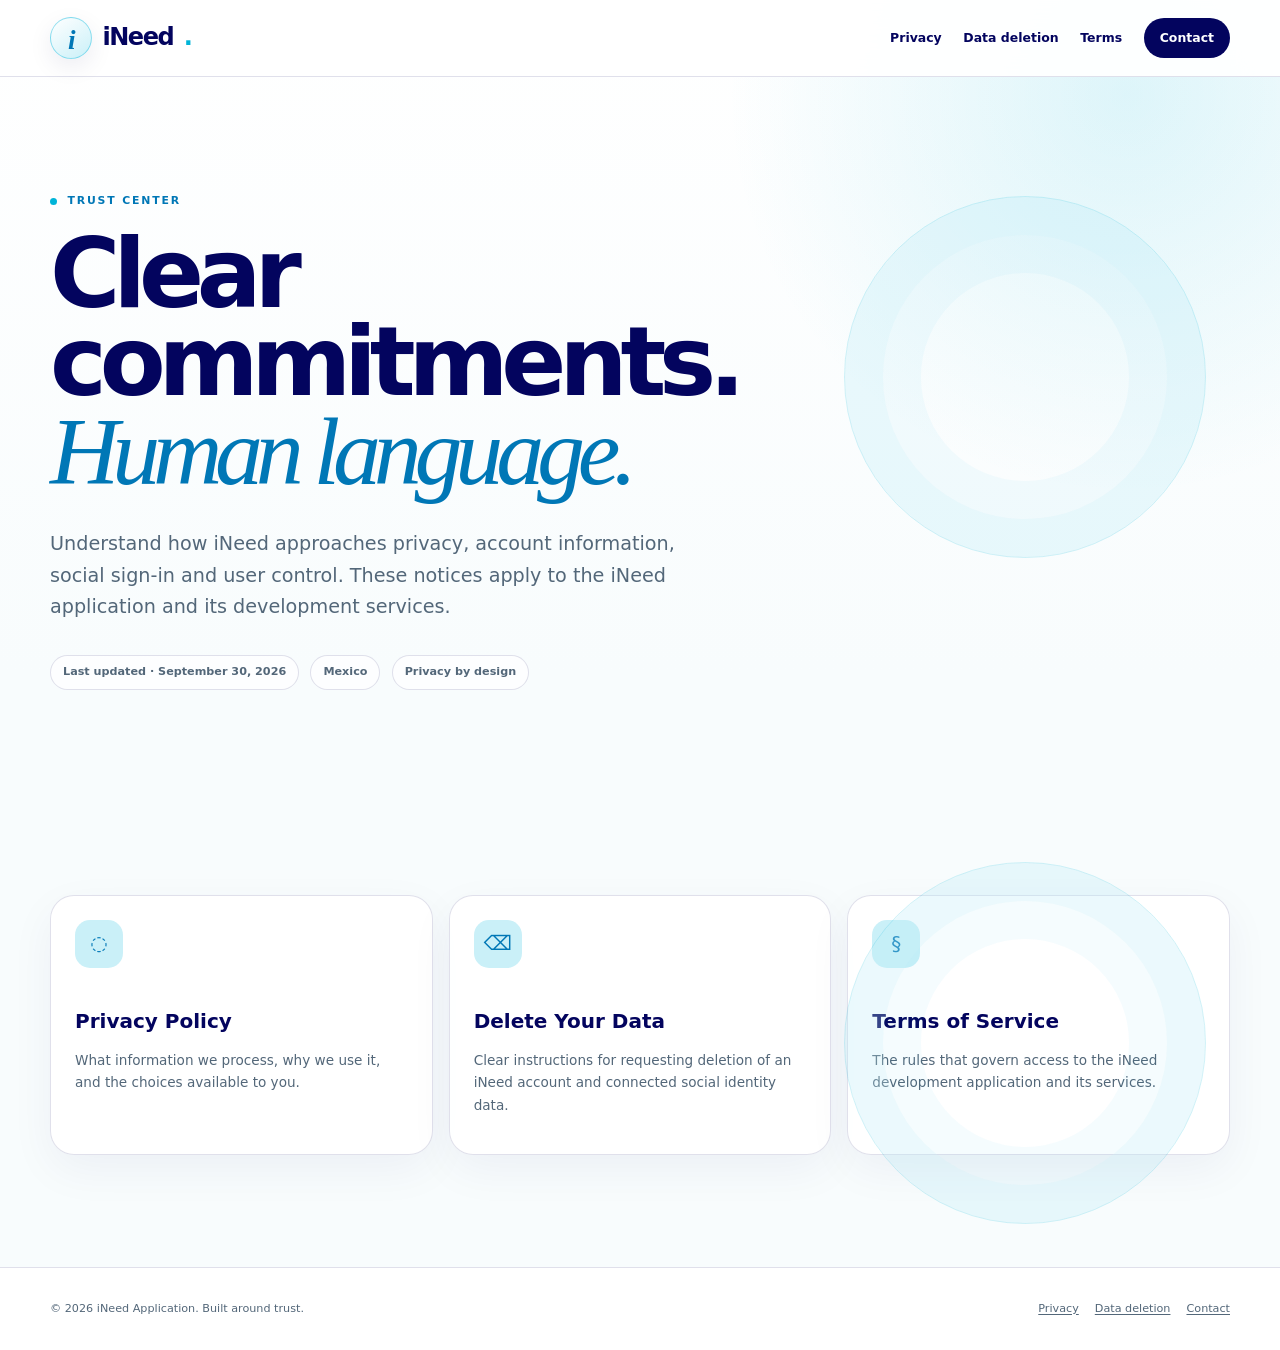
<file: index.html>
<!doctype html>
<html lang="en">
<head>
  <meta charset="utf-8">
  <meta name="viewport" content="width=device-width, initial-scale=1">
  <meta name="description" content="Official legal and privacy information for the iNeed application.">
  <meta name="theme-color" content="#03045e">
  <title>Trust Center | iNeed</title>
  <link rel="icon" type="image/png" href="assets/ineed-app-icon-1024.png">
  <link rel="stylesheet" href="assets/legal.css">
</head>
<body>
  <a class="skip-link" href="#main">Skip to content</a>
  <header class="site-header">
    <div class="nav-shell">
      <a class="brand" href="index.html"><span class="brand-mark">i</span>iNeed<span class="brand-dot">.</span></a>
      <nav class="navigation" aria-label="Legal navigation">
        <a href="privacy-policy.html">Privacy</a>
        <a href="data-deletion.html">Data deletion</a>
        <a href="terms-of-service.html">Terms</a>
        <a class="contact-link" href="contact.html">Contact</a>
      </nav>
    </div>
  </header>
  <main id="main">
    <section class="hero">
      <p class="eyebrow">Trust center</p>
      <h1>Clear commitments.<br><em>Human language.</em></h1>
      <p class="lead">Understand how iNeed approaches privacy, account information, social sign-in and user control. These notices apply to the iNeed application and its development services.</p>
      <div class="hero-meta"><span>Last updated · September 30, 2026</span><span>Mexico</span><span>Privacy by design</span></div>
    </section>
    <section class="hero home-grid" aria-label="Legal resources">
      <a class="home-card" href="privacy-policy.html"><span aria-hidden="true">◌</span><h2>Privacy Policy</h2><p>What information we process, why we use it, and the choices available to you.</p></a>
      <a class="home-card" href="data-deletion.html"><span aria-hidden="true">⌫</span><h2>Delete Your Data</h2><p>Clear instructions for requesting deletion of an iNeed account and connected social identity data.</p></a>
      <a class="home-card" href="terms-of-service.html"><span aria-hidden="true">§</span><h2>Terms of Service</h2><p>The rules that govern access to the iNeed development application and its services.</p></a>
    </section>
  </main>
  <footer class="site-footer"><div class="footer-shell"><span>© 2026 iNeed Application. Built around trust.</span><nav class="footer-links"><a href="privacy-policy.html">Privacy</a><a href="data-deletion.html">Data deletion</a><a href="contact.html">Contact</a></nav></div></footer>
</body>
</html>
</file>
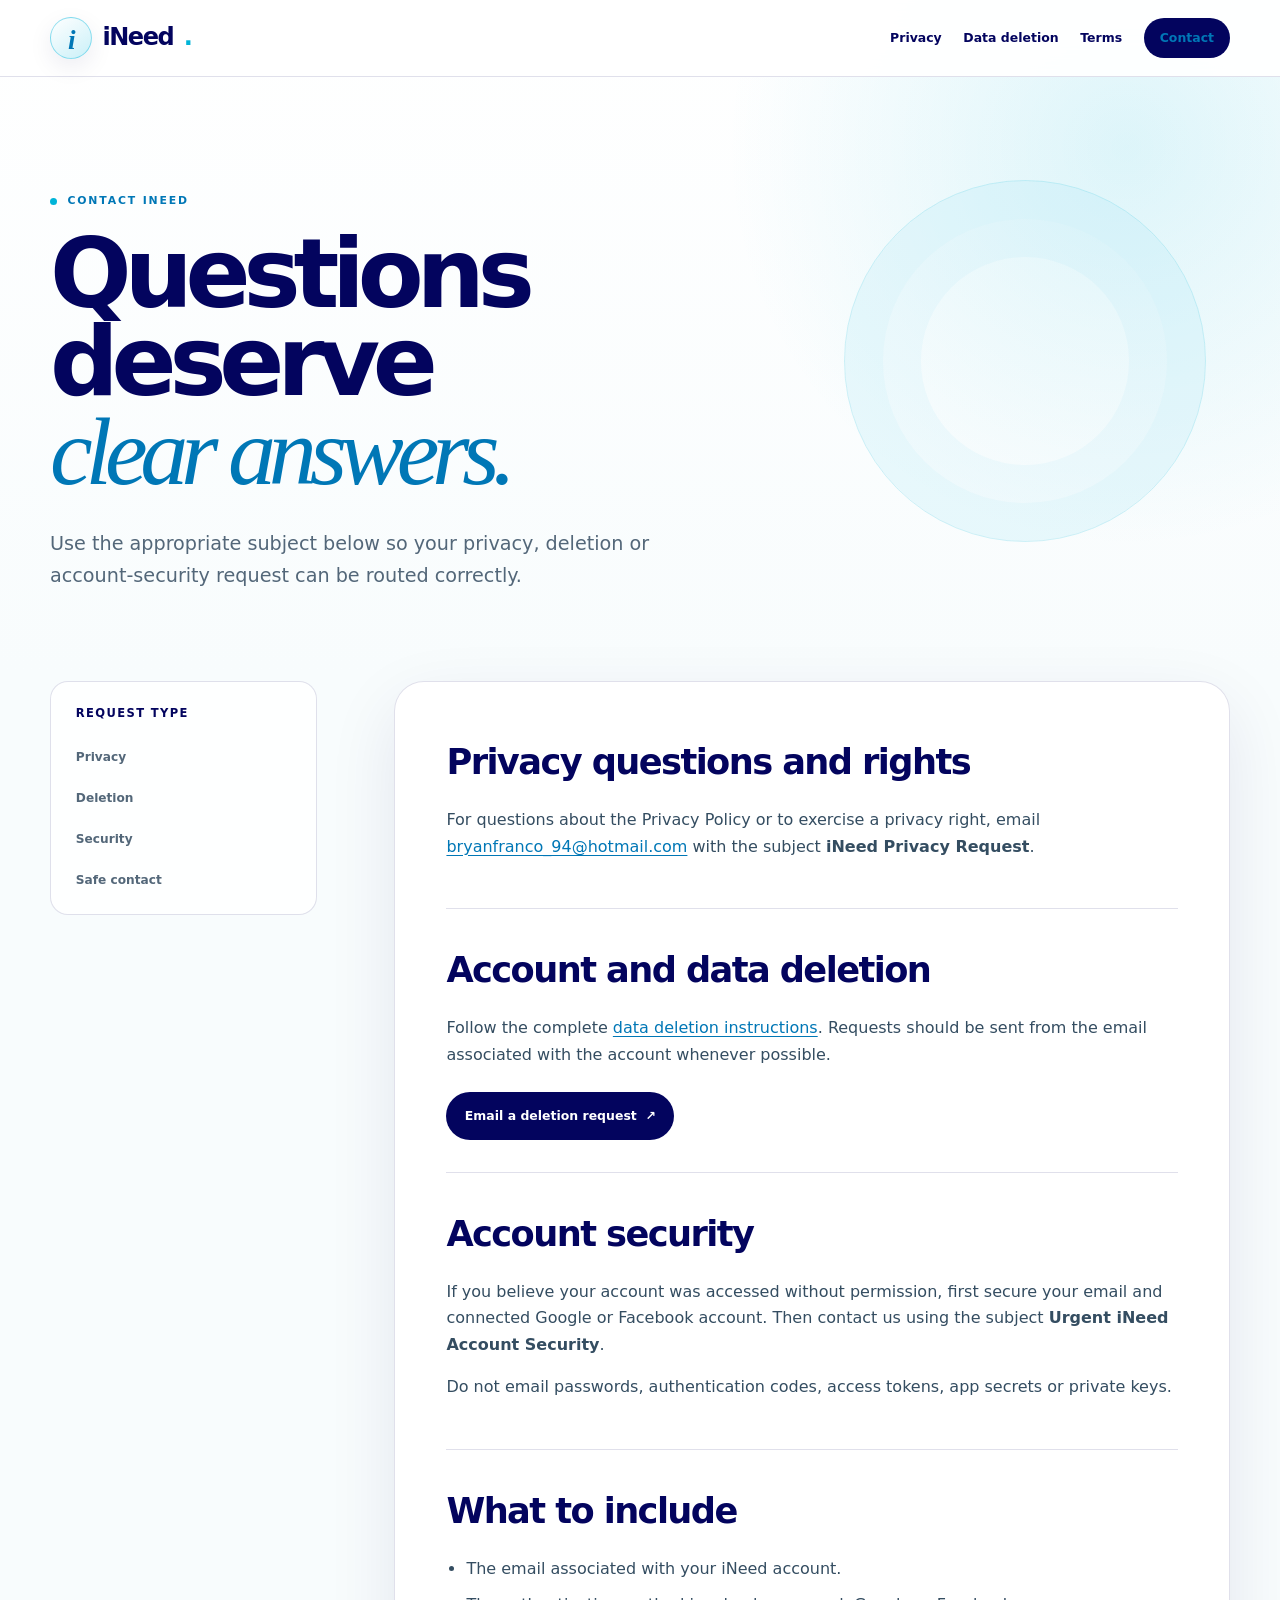
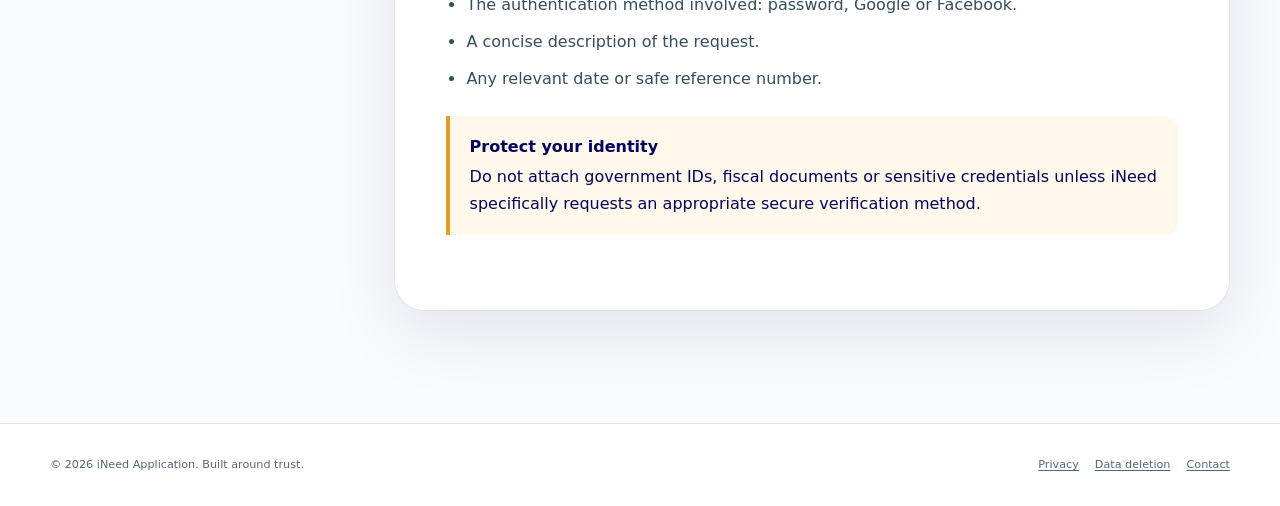
<file: contact.html>
<!doctype html>
<html lang="en">
<head>
  <meta charset="utf-8">
  <meta name="viewport" content="width=device-width, initial-scale=1">
  <meta name="description" content="Contact iNeed regarding privacy, account data or legal information.">
  <meta name="theme-color" content="#03045e">
  <title>Contact | iNeed</title>
  <link rel="icon" type="image/png" href="assets/ineed-app-icon-1024.png">
  <link rel="stylesheet" href="assets/legal.css">
</head>
<body>
  <a class="skip-link" href="#main">Skip to content</a>
  <header class="site-header"><div class="nav-shell"><a class="brand" href="index.html"><span class="brand-mark">i</span>iNeed<span class="brand-dot">.</span></a><nav class="navigation" aria-label="Legal navigation"><a href="privacy-policy.html">Privacy</a><a href="data-deletion.html">Data deletion</a><a href="terms-of-service.html">Terms</a><a class="contact-link" aria-current="page" href="contact.html">Contact</a></nav></div></header>
  <main id="main">
    <section class="hero"><p class="eyebrow">Contact iNeed</p><h1>Questions deserve<br><em>clear answers.</em></h1><p class="lead">Use the appropriate subject below so your privacy, deletion or account-security request can be routed correctly.</p></section>
    <div class="legal-layout">
      <nav class="legal-toc" aria-label="Contact topics"><strong>Request type</strong><a href="#privacy">Privacy</a><a href="#deletion">Deletion</a><a href="#security">Security</a><a href="#guidance">Safe contact</a></nav>
      <article class="legal-document">
        <section id="privacy"><h2>Privacy questions and rights</h2><p>For questions about the Privacy Policy or to exercise a privacy right, email <a href="mailto:bryanfranco_94@hotmail.com?subject=iNeed%20Privacy%20Request">bryanfranco_94@hotmail.com</a> with the subject <strong>iNeed Privacy Request</strong>.</p></section>
        <section id="deletion"><h2>Account and data deletion</h2><p>Follow the complete <a href="data-deletion.html">data deletion instructions</a>. Requests should be sent from the email associated with the account whenever possible.</p><a class="button" style="background:#03045e;color:#fff" href="mailto:bryanfranco_94@hotmail.com?subject=iNeed%20Data%20Deletion%20Request">Email a deletion request <span aria-hidden="true">↗</span></a></section>
        <section id="security"><h2>Account security</h2><p>If you believe your account was accessed without permission, first secure your email and connected Google or Facebook account. Then contact us using the subject <strong>Urgent iNeed Account Security</strong>.</p><p>Do not email passwords, authentication codes, access tokens, app secrets or private keys.</p></section>
        <section id="guidance"><h2>What to include</h2><ul><li>The email associated with your iNeed account.</li><li>The authentication method involved: password, Google or Facebook.</li><li>A concise description of the request.</li><li>Any relevant date or safe reference number.</li></ul><div class="callout warning"><strong>Protect your identity</strong>Do not attach government IDs, fiscal documents or sensitive credentials unless iNeed specifically requests an appropriate secure verification method.</div></section>
      </article>
    </div>
  </main>
  <footer class="site-footer"><div class="footer-shell"><span>© 2026 iNeed Application. Built around trust.</span><nav class="footer-links"><a href="privacy-policy.html">Privacy</a><a href="data-deletion.html">Data deletion</a><a href="contact.html">Contact</a></nav></div></footer>
</body>
</html>
</file>
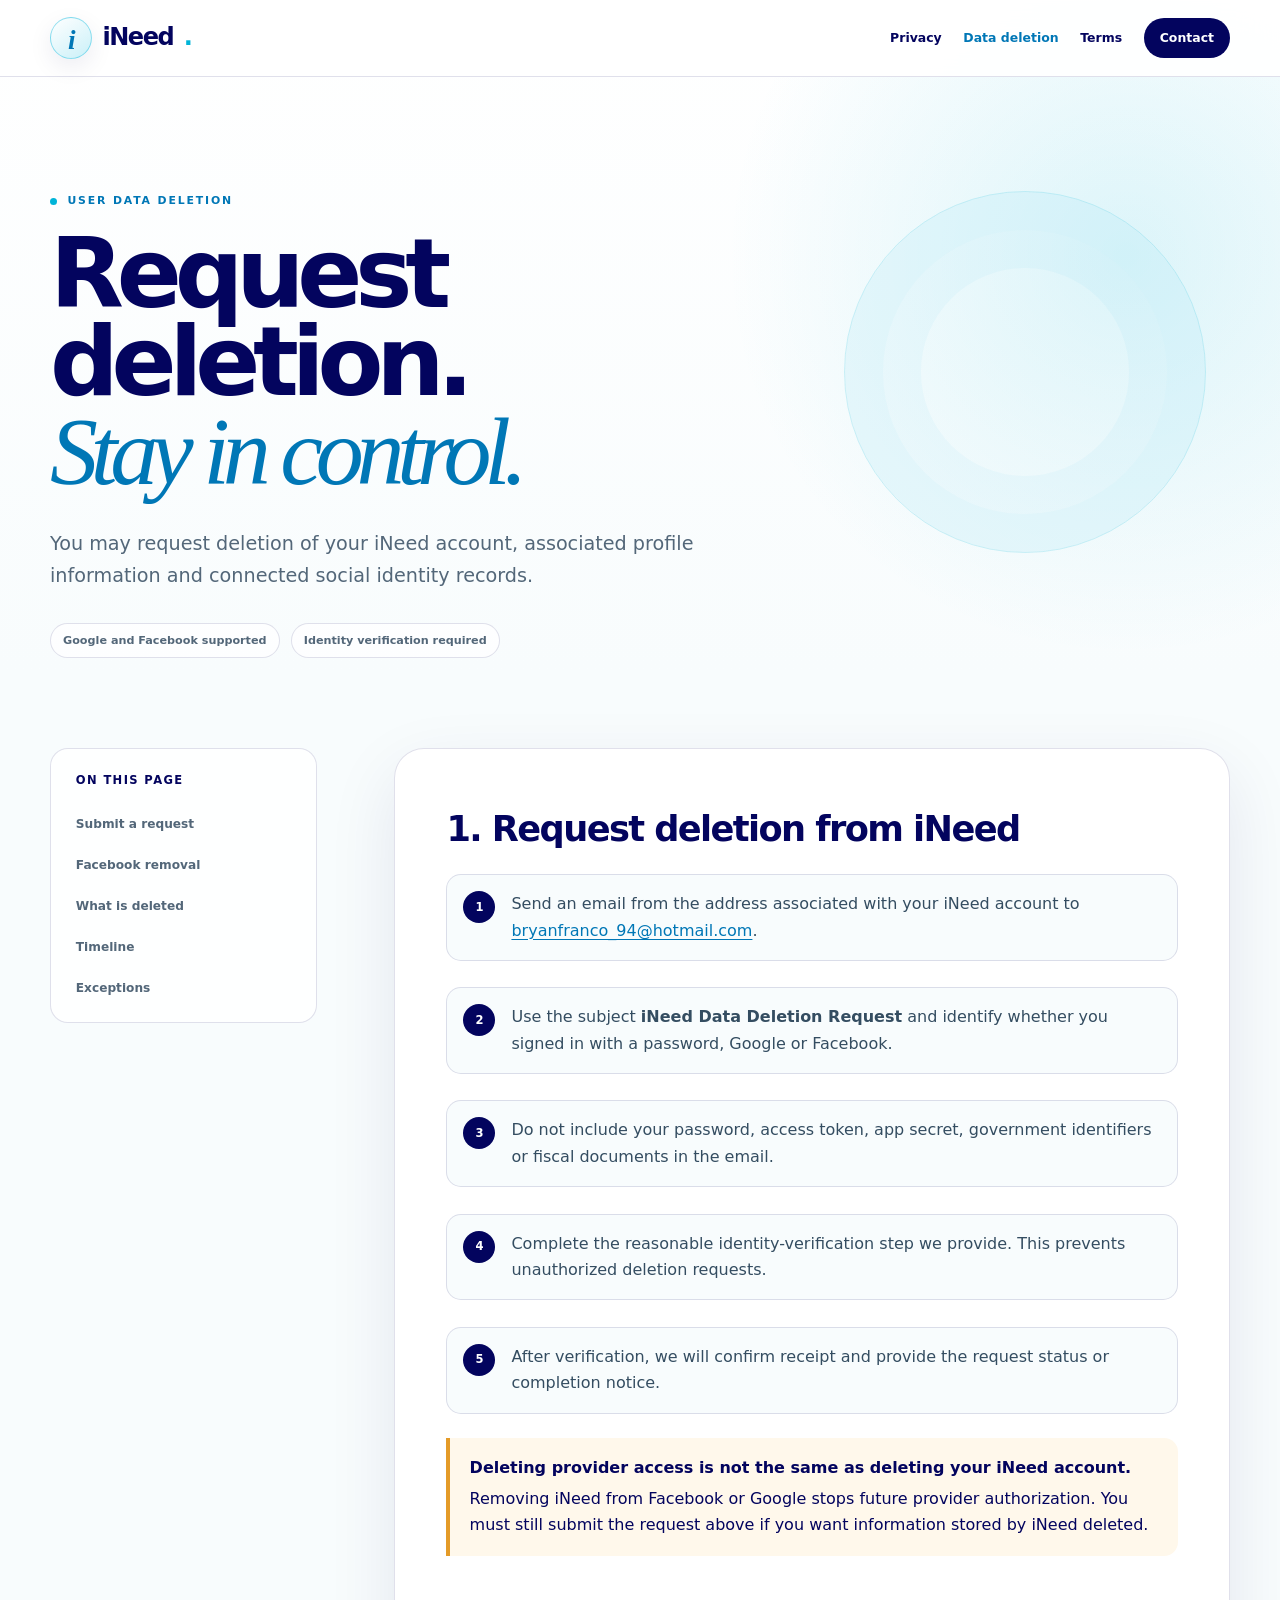
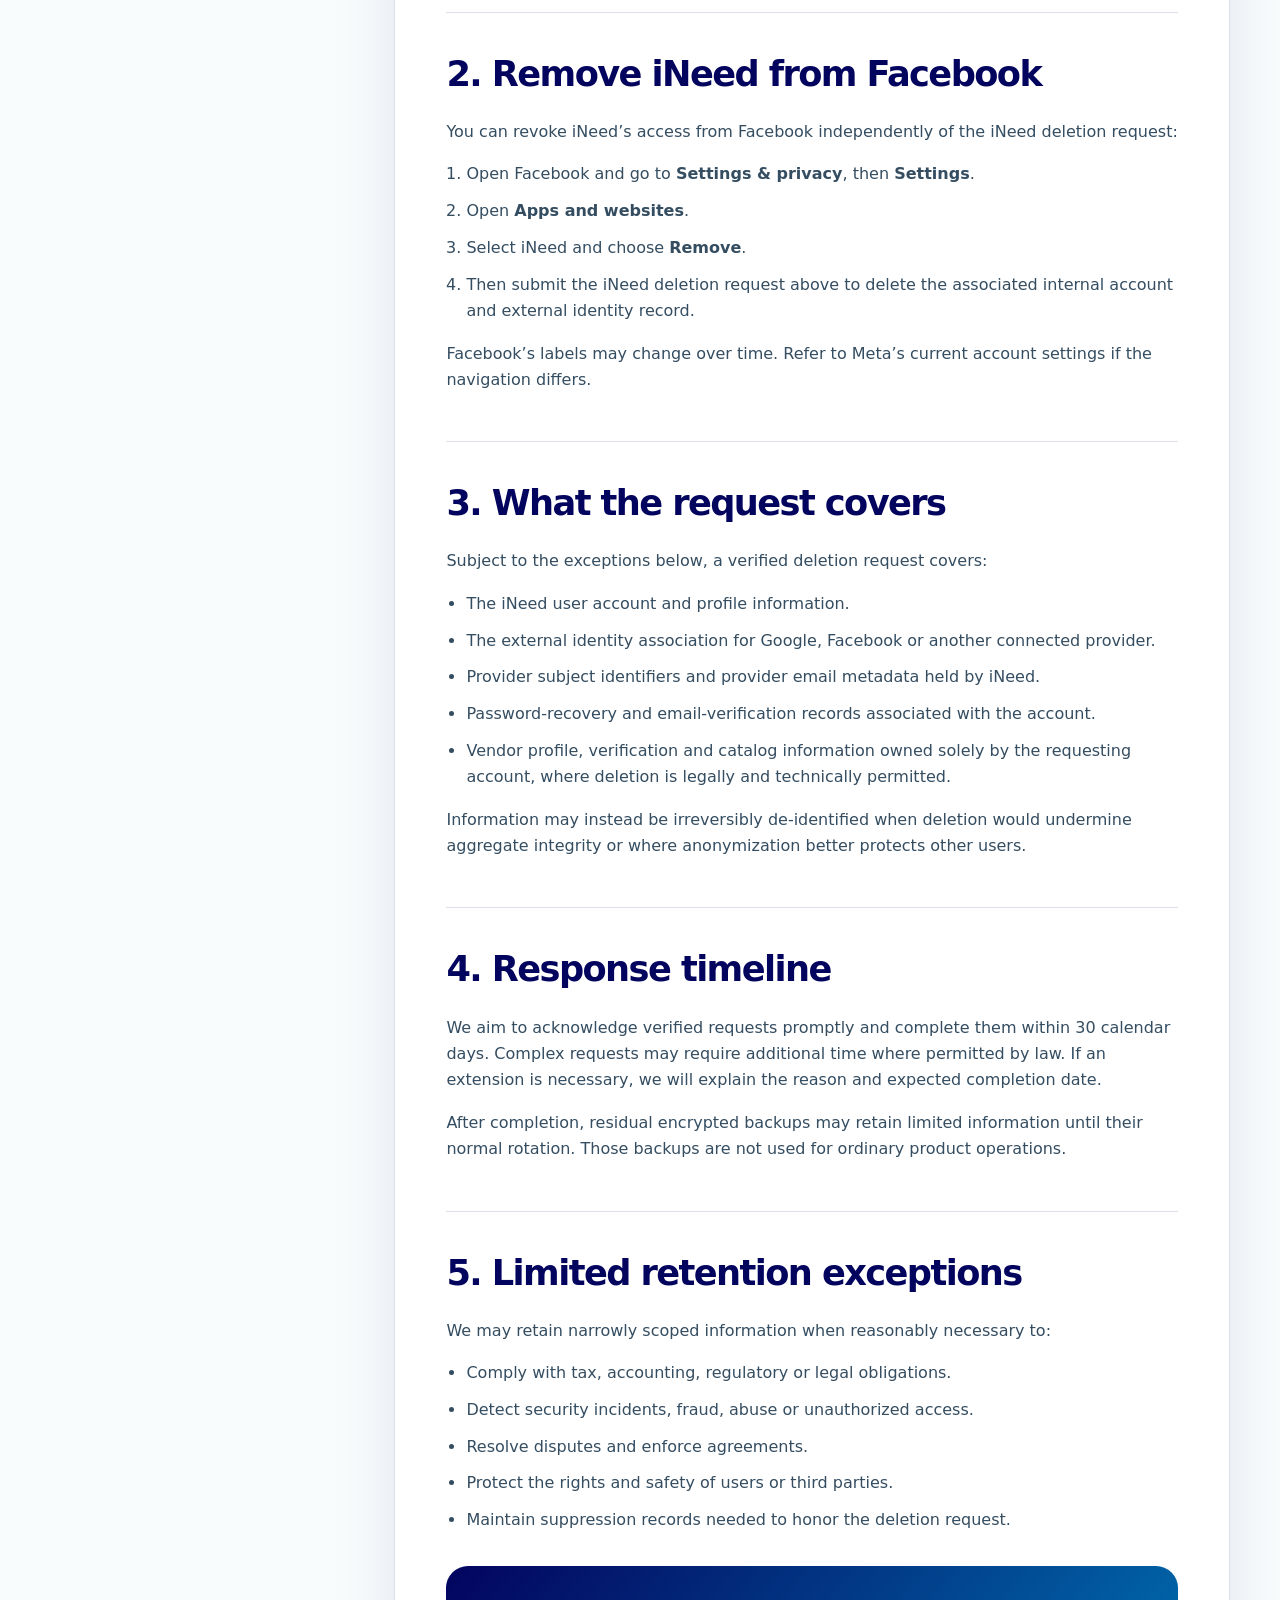
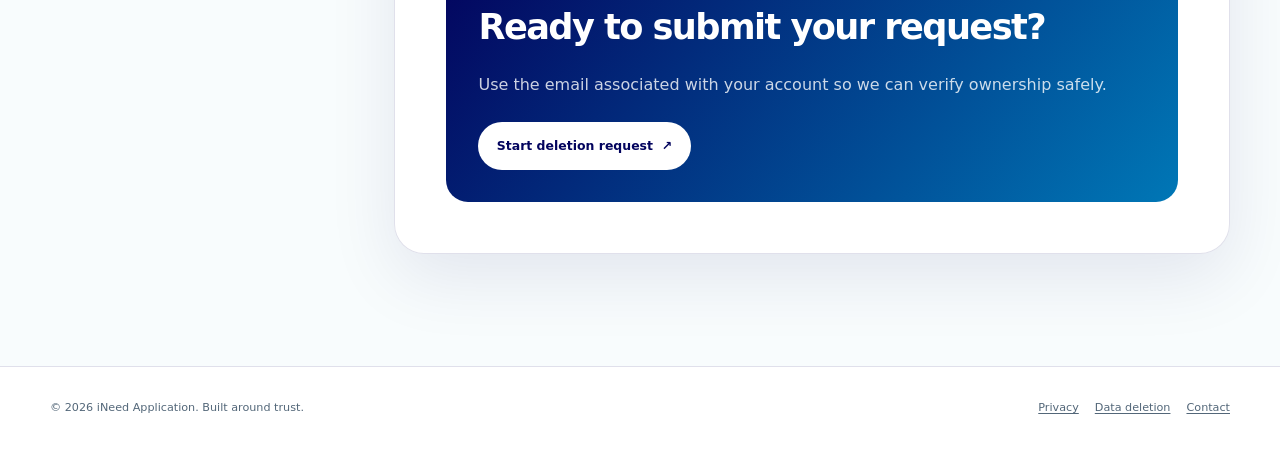
<file: data-deletion.html>
<!doctype html>
<html lang="en">
<head>
  <meta charset="utf-8">
  <meta name="viewport" content="width=device-width, initial-scale=1">
  <meta name="description" content="Instructions to request deletion of iNeed account and Facebook or Google sign-in data.">
  <meta name="theme-color" content="#03045e">
  <title>Data Deletion | iNeed</title>
  <link rel="icon" type="image/png" href="assets/ineed-app-icon-1024.png">
  <link rel="stylesheet" href="assets/legal.css">
</head>
<body>
  <a class="skip-link" href="#main">Skip to content</a>
  <header class="site-header"><div class="nav-shell"><a class="brand" href="index.html"><span class="brand-mark">i</span>iNeed<span class="brand-dot">.</span></a><nav class="navigation" aria-label="Legal navigation"><a href="privacy-policy.html">Privacy</a><a aria-current="page" href="data-deletion.html">Data deletion</a><a href="terms-of-service.html">Terms</a><a class="contact-link" href="contact.html">Contact</a></nav></div></header>
  <main id="main">
    <section class="hero"><p class="eyebrow">User data deletion</p><h1>Request deletion.<br><em>Stay in control.</em></h1><p class="lead">You may request deletion of your iNeed account, associated profile information and connected social identity records.</p><div class="hero-meta"><span>Google and Facebook supported</span><span>Identity verification required</span></div></section>
    <div class="legal-layout">
      <nav class="legal-toc" aria-label="Deletion contents"><strong>On this page</strong><a href="#request">Submit a request</a><a href="#facebook">Facebook removal</a><a href="#scope">What is deleted</a><a href="#timeline">Timeline</a><a href="#exceptions">Exceptions</a></nav>
      <article class="legal-document">
        <section id="request"><h2>1. Request deletion from iNeed</h2><ol class="step-list"><li>Send an email from the address associated with your iNeed account to <a href="mailto:bryanfranco_94@hotmail.com?subject=iNeed%20Data%20Deletion%20Request">bryanfranco_94@hotmail.com</a>.</li><li>Use the subject <strong>iNeed Data Deletion Request</strong> and identify whether you signed in with a password, Google or Facebook.</li><li>Do not include your password, access token, app secret, government identifiers or fiscal documents in the email.</li><li>Complete the reasonable identity-verification step we provide. This prevents unauthorized deletion requests.</li><li>After verification, we will confirm receipt and provide the request status or completion notice.</li></ol><div class="callout warning"><strong>Deleting provider access is not the same as deleting your iNeed account.</strong>Removing iNeed from Facebook or Google stops future provider authorization. You must still submit the request above if you want information stored by iNeed deleted.</div></section>
        <section id="facebook"><h2>2. Remove iNeed from Facebook</h2><p>You can revoke iNeed’s access from Facebook independently of the iNeed deletion request:</p><ol><li>Open Facebook and go to <strong>Settings &amp; privacy</strong>, then <strong>Settings</strong>.</li><li>Open <strong>Apps and websites</strong>.</li><li>Select iNeed and choose <strong>Remove</strong>.</li><li>Then submit the iNeed deletion request above to delete the associated internal account and external identity record.</li></ol><p>Facebook’s labels may change over time. Refer to Meta’s current account settings if the navigation differs.</p></section>
        <section id="scope"><h2>3. What the request covers</h2><p>Subject to the exceptions below, a verified deletion request covers:</p><ul><li>The iNeed user account and profile information.</li><li>The external identity association for Google, Facebook or another connected provider.</li><li>Provider subject identifiers and provider email metadata held by iNeed.</li><li>Password-recovery and email-verification records associated with the account.</li><li>Vendor profile, verification and catalog information owned solely by the requesting account, where deletion is legally and technically permitted.</li></ul><p>Information may instead be irreversibly de-identified when deletion would undermine aggregate integrity or where anonymization better protects other users.</p></section>
        <section id="timeline"><h2>4. Response timeline</h2><p>We aim to acknowledge verified requests promptly and complete them within 30 calendar days. Complex requests may require additional time where permitted by law. If an extension is necessary, we will explain the reason and expected completion date.</p><p>After completion, residual encrypted backups may retain limited information until their normal rotation. Those backups are not used for ordinary product operations.</p></section>
        <section id="exceptions"><h2>5. Limited retention exceptions</h2><p>We may retain narrowly scoped information when reasonably necessary to:</p><ul><li>Comply with tax, accounting, regulatory or legal obligations.</li><li>Detect security incidents, fraud, abuse or unauthorized access.</li><li>Resolve disputes and enforce agreements.</li><li>Protect the rights and safety of users or third parties.</li><li>Maintain suppression records needed to honor the deletion request.</li></ul><div class="action-card"><h2>Ready to submit your request?</h2><p>Use the email associated with your account so we can verify ownership safely.</p><a class="button" href="mailto:bryanfranco_94@hotmail.com?subject=iNeed%20Data%20Deletion%20Request&amp;body=Authentication%20method%3A%20%0AAccount%20email%3A%20%0ARequest%3A%20Delete%20my%20iNeed%20account%20and%20associated%20data.%0A%0APlease%20do%20not%20include%20your%20password%20or%20tokens.">Start deletion request <span aria-hidden="true">↗</span></a></div></section>
      </article>
    </div>
  </main>
  <footer class="site-footer"><div class="footer-shell"><span>© 2026 iNeed Application. Built around trust.</span><nav class="footer-links"><a href="privacy-policy.html">Privacy</a><a href="data-deletion.html">Data deletion</a><a href="contact.html">Contact</a></nav></div></footer>
</body>
</html>
</file>
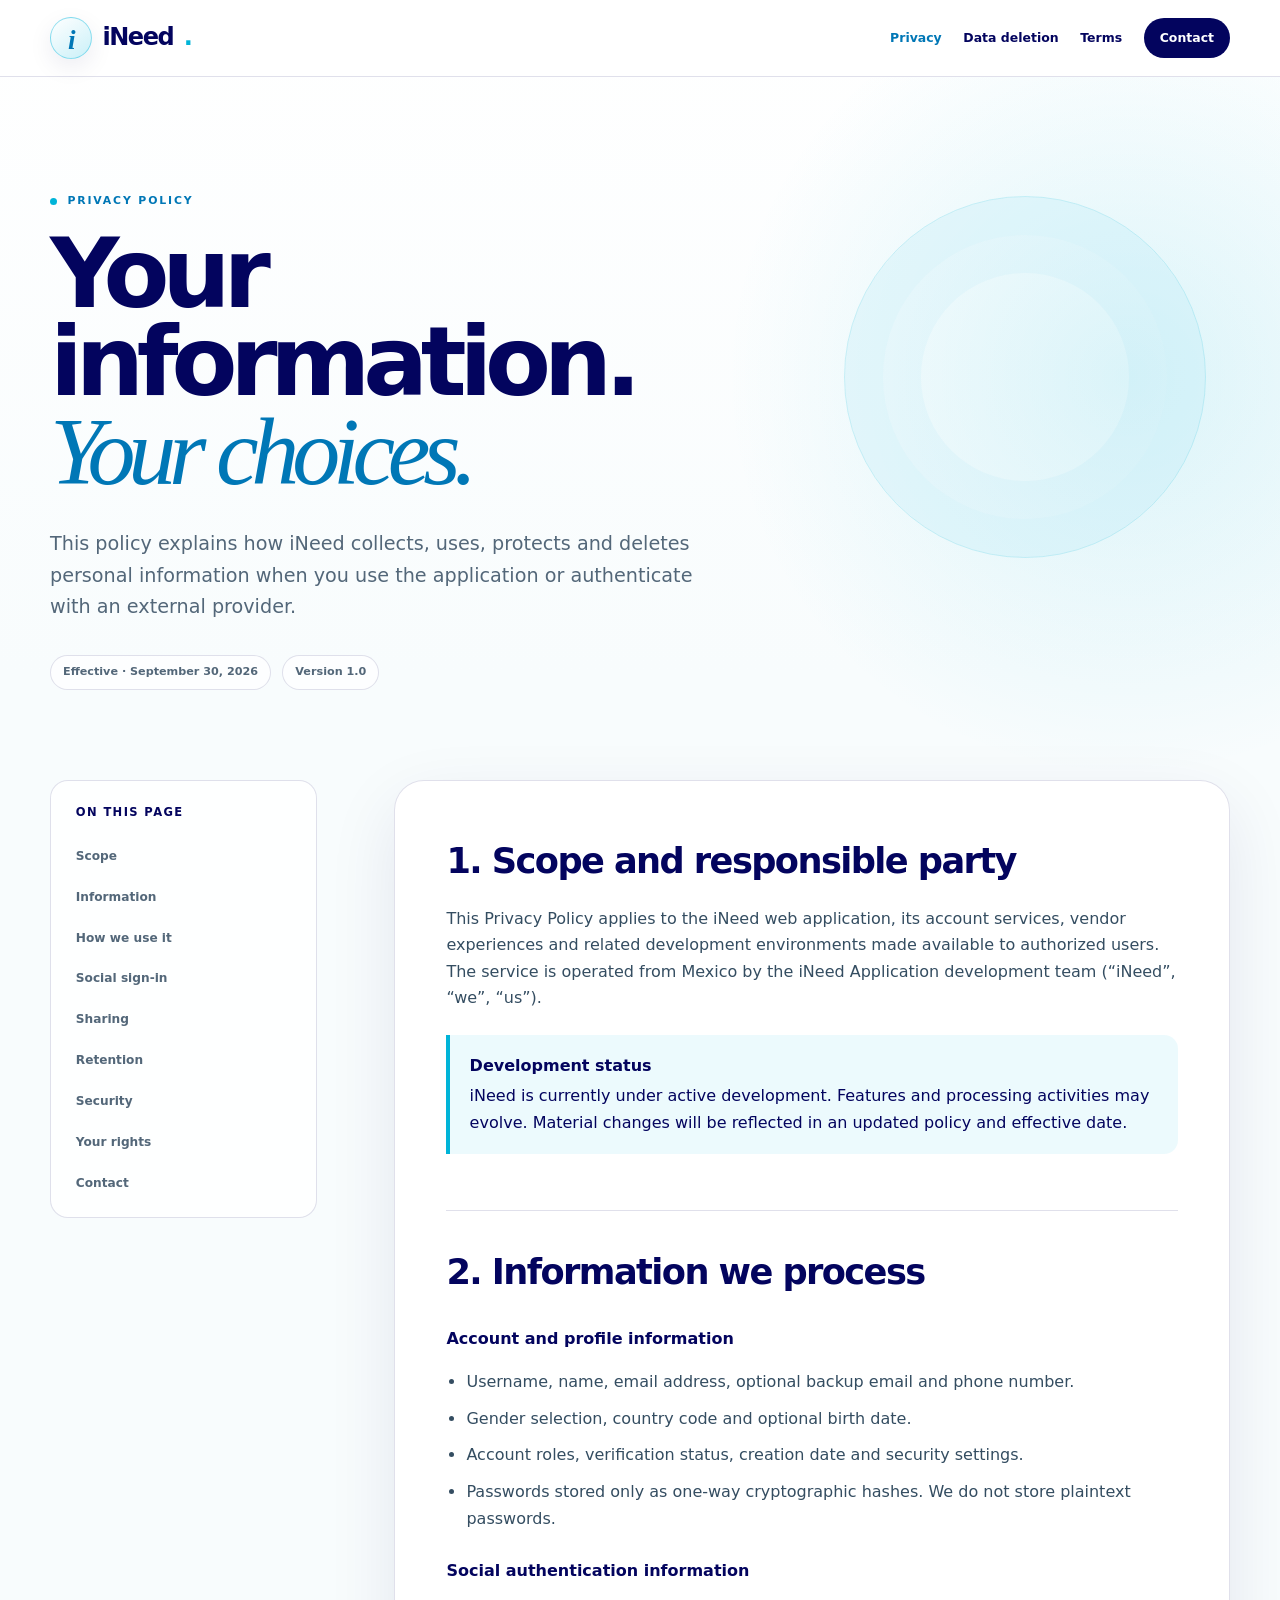
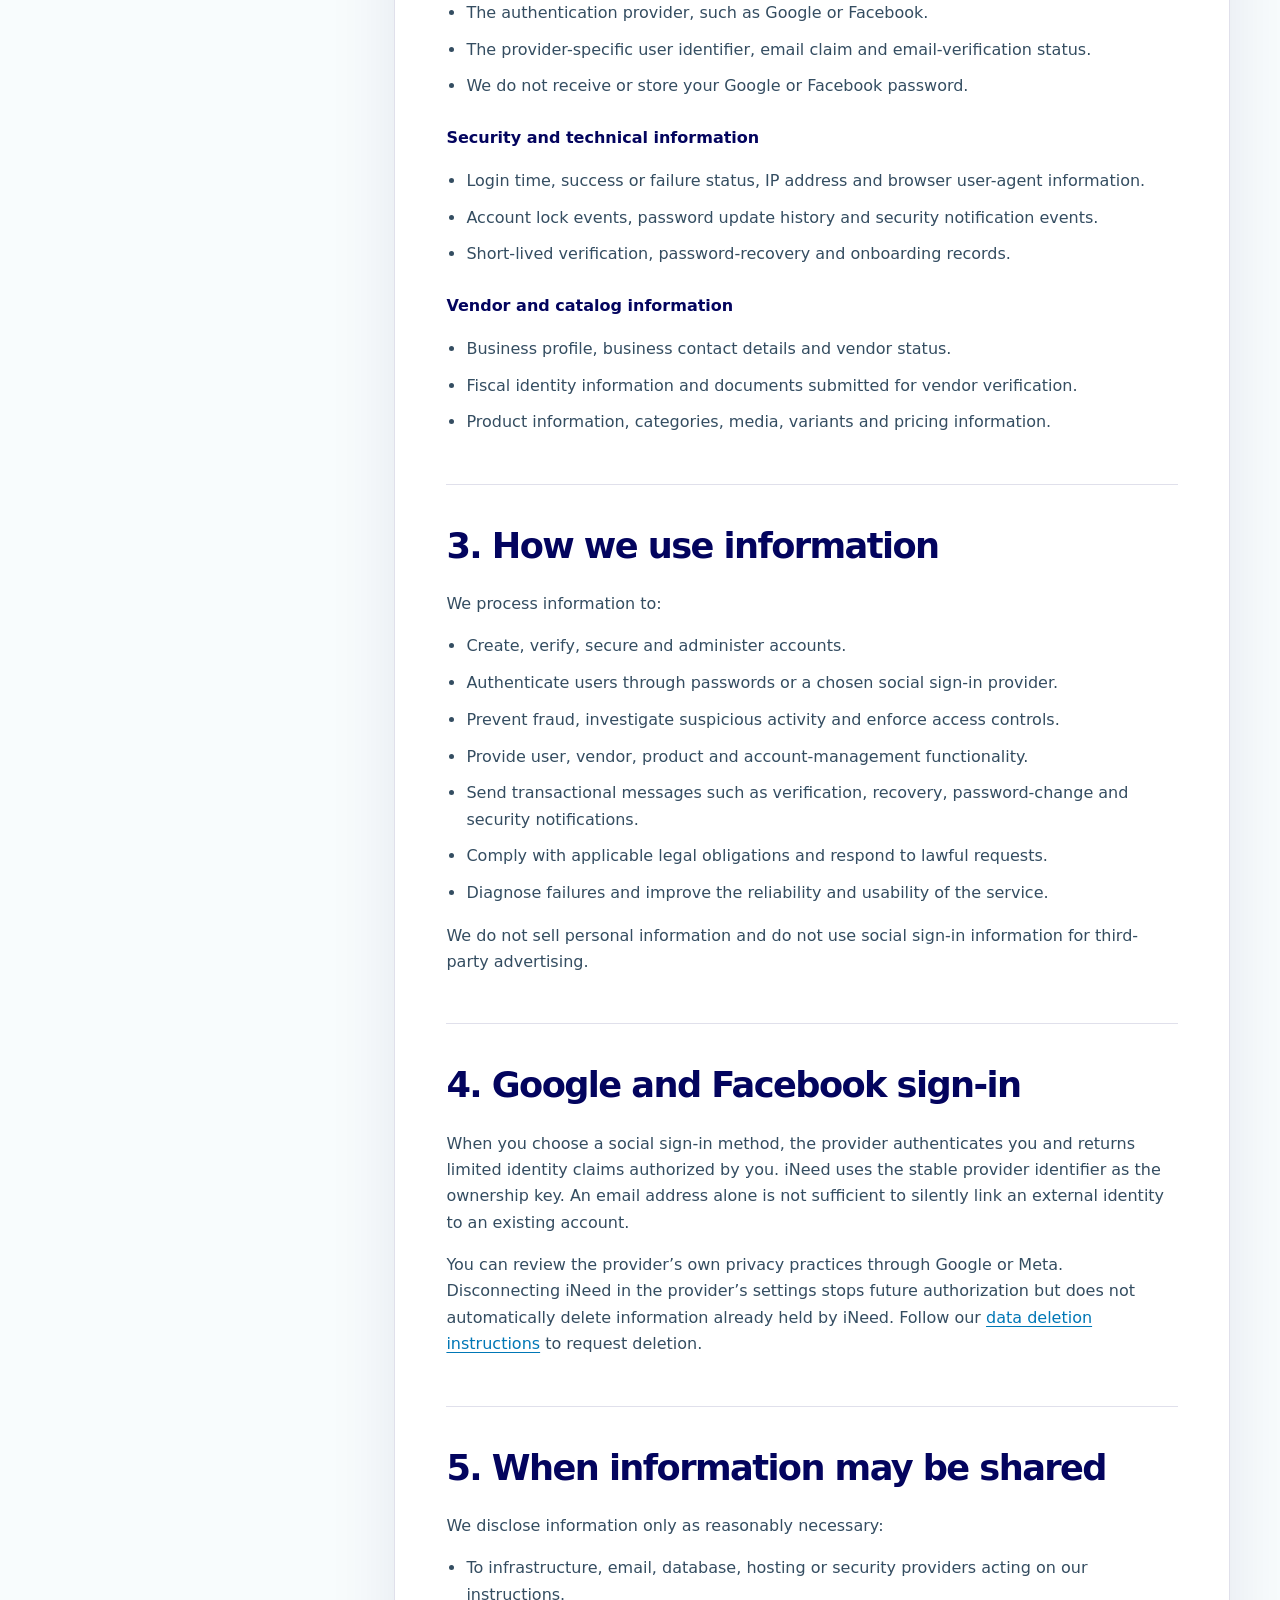
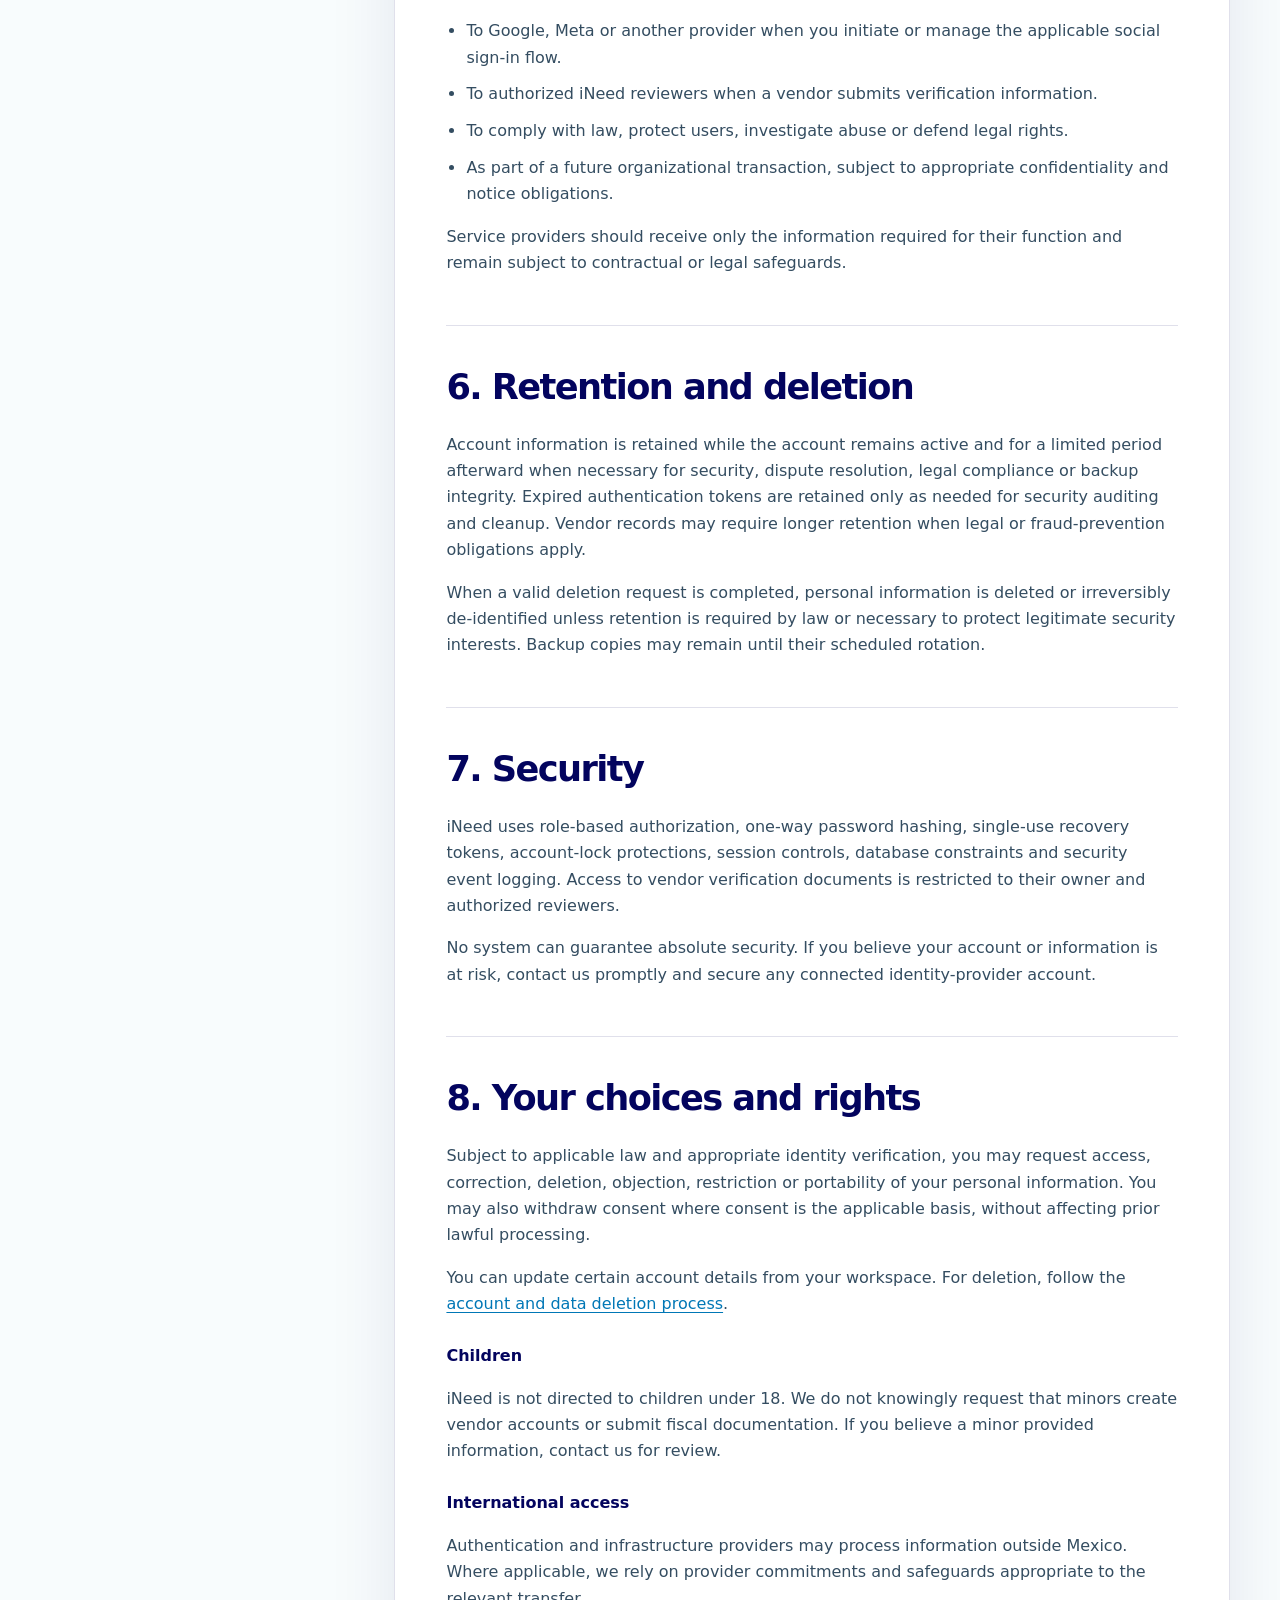
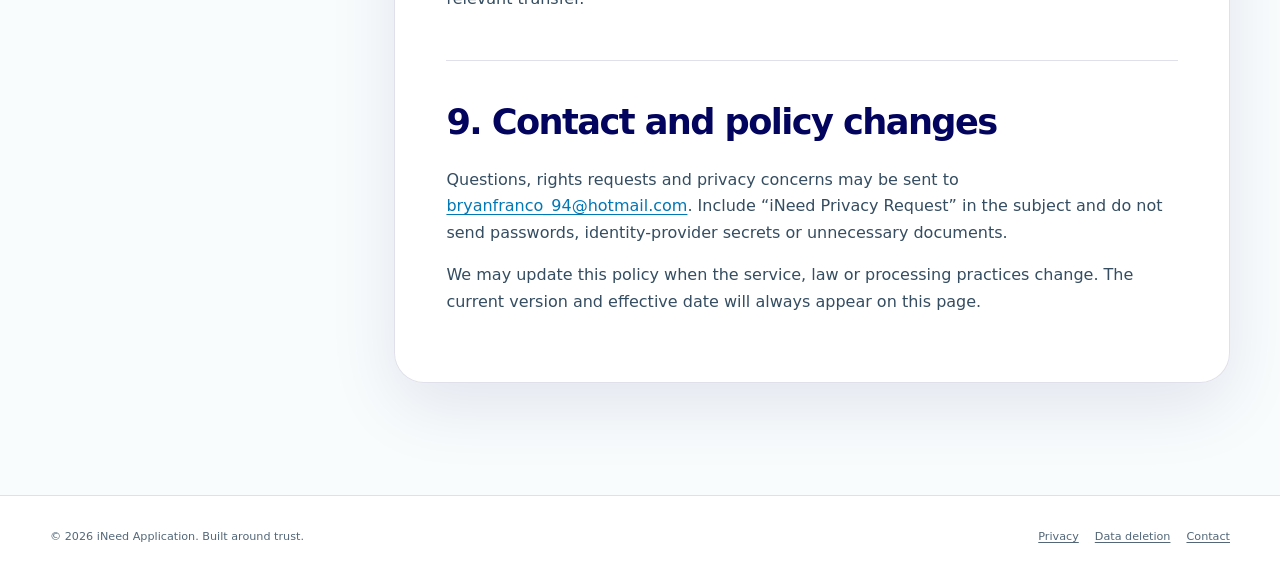
<file: privacy-policy.html>
<!doctype html>
<html lang="en">
<head>
  <meta charset="utf-8">
  <meta name="viewport" content="width=device-width, initial-scale=1">
  <meta name="description" content="Privacy Policy for the iNeed application, including Google and Facebook social sign-in.">
  <meta name="theme-color" content="#03045e">
  <title>Privacy Policy | iNeed</title>
  <link rel="icon" type="image/png" href="assets/ineed-app-icon-1024.png">
  <link rel="stylesheet" href="assets/legal.css">
</head>
<body>
  <a class="skip-link" href="#main">Skip to content</a>
  <header class="site-header"><div class="nav-shell"><a class="brand" href="index.html"><span class="brand-mark">i</span>iNeed<span class="brand-dot">.</span></a><nav class="navigation" aria-label="Legal navigation"><a aria-current="page" href="privacy-policy.html">Privacy</a><a href="data-deletion.html">Data deletion</a><a href="terms-of-service.html">Terms</a><a class="contact-link" href="contact.html">Contact</a></nav></div></header>
  <main id="main">
    <section class="hero"><p class="eyebrow">Privacy Policy</p><h1>Your information.<br><em>Your choices.</em></h1><p class="lead">This policy explains how iNeed collects, uses, protects and deletes personal information when you use the application or authenticate with an external provider.</p><div class="hero-meta"><span>Effective · September 30, 2026</span><span>Version 1.0</span></div></section>
    <div class="legal-layout">
      <nav class="legal-toc" aria-label="Policy contents"><strong>On this page</strong><a href="#scope">Scope</a><a href="#information">Information</a><a href="#uses">How we use it</a><a href="#social-login">Social sign-in</a><a href="#sharing">Sharing</a><a href="#retention">Retention</a><a href="#security">Security</a><a href="#rights">Your rights</a><a href="#contact">Contact</a></nav>
      <article class="legal-document">
        <section id="scope"><h2>1. Scope and responsible party</h2><p>This Privacy Policy applies to the iNeed web application, its account services, vendor experiences and related development environments made available to authorized users. The service is operated from Mexico by the iNeed Application development team (“iNeed”, “we”, “us”).</p><div class="callout"><strong>Development status</strong>iNeed is currently under active development. Features and processing activities may evolve. Material changes will be reflected in an updated policy and effective date.</div></section>
        <section id="information"><h2>2. Information we process</h2><h3>Account and profile information</h3><ul><li>Username, name, email address, optional backup email and phone number.</li><li>Gender selection, country code and optional birth date.</li><li>Account roles, verification status, creation date and security settings.</li><li>Passwords stored only as one-way cryptographic hashes. We do not store plaintext passwords.</li></ul><h3>Social authentication information</h3><ul><li>The authentication provider, such as Google or Facebook.</li><li>The provider-specific user identifier, email claim and email-verification status.</li><li>We do not receive or store your Google or Facebook password.</li></ul><h3>Security and technical information</h3><ul><li>Login time, success or failure status, IP address and browser user-agent information.</li><li>Account lock events, password update history and security notification events.</li><li>Short-lived verification, password-recovery and onboarding records.</li></ul><h3>Vendor and catalog information</h3><ul><li>Business profile, business contact details and vendor status.</li><li>Fiscal identity information and documents submitted for vendor verification.</li><li>Product information, categories, media, variants and pricing information.</li></ul></section>
        <section id="uses"><h2>3. How we use information</h2><p>We process information to:</p><ul><li>Create, verify, secure and administer accounts.</li><li>Authenticate users through passwords or a chosen social sign-in provider.</li><li>Prevent fraud, investigate suspicious activity and enforce access controls.</li><li>Provide user, vendor, product and account-management functionality.</li><li>Send transactional messages such as verification, recovery, password-change and security notifications.</li><li>Comply with applicable legal obligations and respond to lawful requests.</li><li>Diagnose failures and improve the reliability and usability of the service.</li></ul><p>We do not sell personal information and do not use social sign-in information for third-party advertising.</p></section>
        <section id="social-login"><h2>4. Google and Facebook sign-in</h2><p>When you choose a social sign-in method, the provider authenticates you and returns limited identity claims authorized by you. iNeed uses the stable provider identifier as the ownership key. An email address alone is not sufficient to silently link an external identity to an existing account.</p><p>You can review the provider’s own privacy practices through Google or Meta. Disconnecting iNeed in the provider’s settings stops future authorization but does not automatically delete information already held by iNeed. Follow our <a href="data-deletion.html">data deletion instructions</a> to request deletion.</p></section>
        <section id="sharing"><h2>5. When information may be shared</h2><p>We disclose information only as reasonably necessary:</p><ul><li>To infrastructure, email, database, hosting or security providers acting on our instructions.</li><li>To Google, Meta or another provider when you initiate or manage the applicable social sign-in flow.</li><li>To authorized iNeed reviewers when a vendor submits verification information.</li><li>To comply with law, protect users, investigate abuse or defend legal rights.</li><li>As part of a future organizational transaction, subject to appropriate confidentiality and notice obligations.</li></ul><p>Service providers should receive only the information required for their function and remain subject to contractual or legal safeguards.</p></section>
        <section id="retention"><h2>6. Retention and deletion</h2><p>Account information is retained while the account remains active and for a limited period afterward when necessary for security, dispute resolution, legal compliance or backup integrity. Expired authentication tokens are retained only as needed for security auditing and cleanup. Vendor records may require longer retention when legal or fraud-prevention obligations apply.</p><p>When a valid deletion request is completed, personal information is deleted or irreversibly de-identified unless retention is required by law or necessary to protect legitimate security interests. Backup copies may remain until their scheduled rotation.</p></section>
        <section id="security"><h2>7. Security</h2><p>iNeed uses role-based authorization, one-way password hashing, single-use recovery tokens, account-lock protections, session controls, database constraints and security event logging. Access to vendor verification documents is restricted to their owner and authorized reviewers.</p><p>No system can guarantee absolute security. If you believe your account or information is at risk, contact us promptly and secure any connected identity-provider account.</p></section>
        <section id="rights"><h2>8. Your choices and rights</h2><p>Subject to applicable law and appropriate identity verification, you may request access, correction, deletion, objection, restriction or portability of your personal information. You may also withdraw consent where consent is the applicable basis, without affecting prior lawful processing.</p><p>You can update certain account details from your workspace. For deletion, follow the <a href="data-deletion.html">account and data deletion process</a>.</p><h3>Children</h3><p>iNeed is not directed to children under 18. We do not knowingly request that minors create vendor accounts or submit fiscal documentation. If you believe a minor provided information, contact us for review.</p><h3>International access</h3><p>Authentication and infrastructure providers may process information outside Mexico. Where applicable, we rely on provider commitments and safeguards appropriate to the relevant transfer.</p></section>
        <section id="contact"><h2>9. Contact and policy changes</h2><p>Questions, rights requests and privacy concerns may be sent to <a href="mailto:bryanfranco_94@hotmail.com?subject=iNeed%20Privacy%20Request">bryanfranco_94@hotmail.com</a>. Include “iNeed Privacy Request” in the subject and do not send passwords, identity-provider secrets or unnecessary documents.</p><p>We may update this policy when the service, law or processing practices change. The current version and effective date will always appear on this page.</p></section>
      </article>
    </div>
  </main>
  <footer class="site-footer"><div class="footer-shell"><span>© 2026 iNeed Application. Built around trust.</span><nav class="footer-links"><a href="privacy-policy.html">Privacy</a><a href="data-deletion.html">Data deletion</a><a href="contact.html">Contact</a></nav></div></footer>
</body>
</html>
</file>
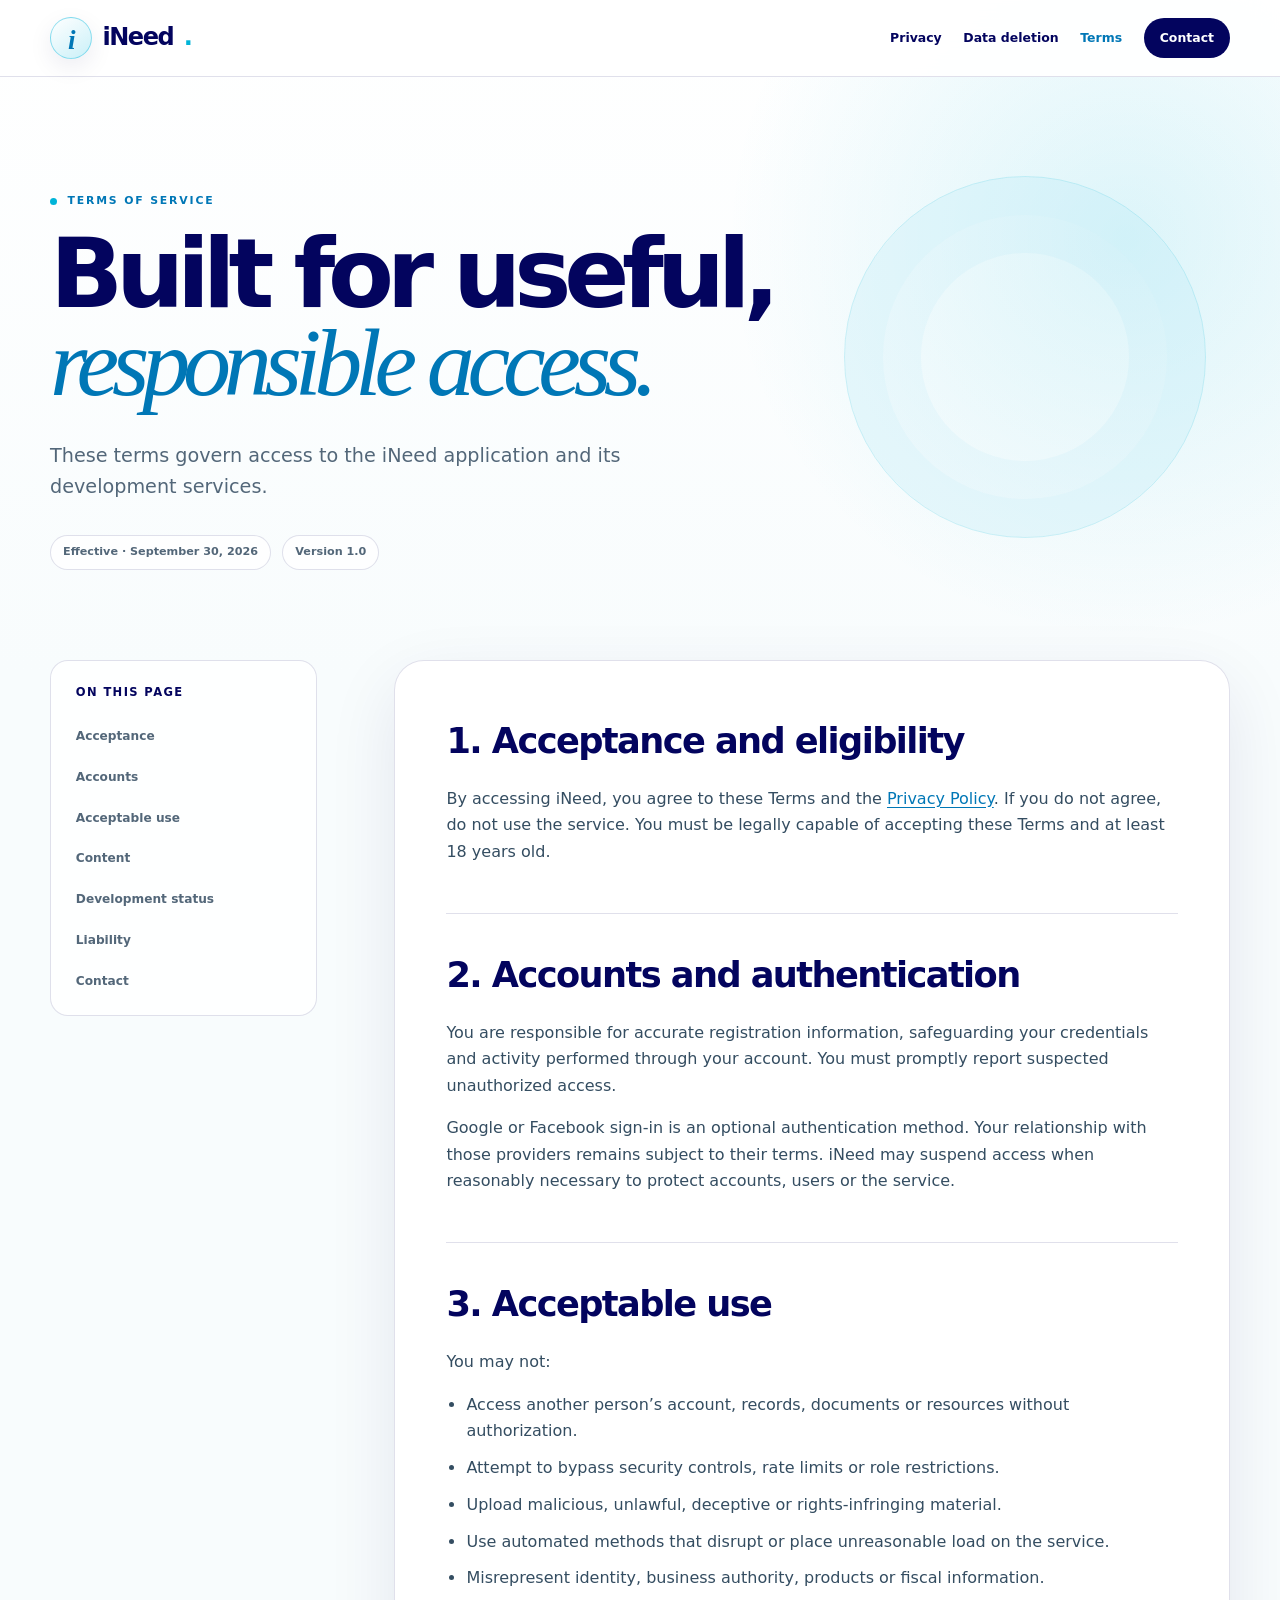
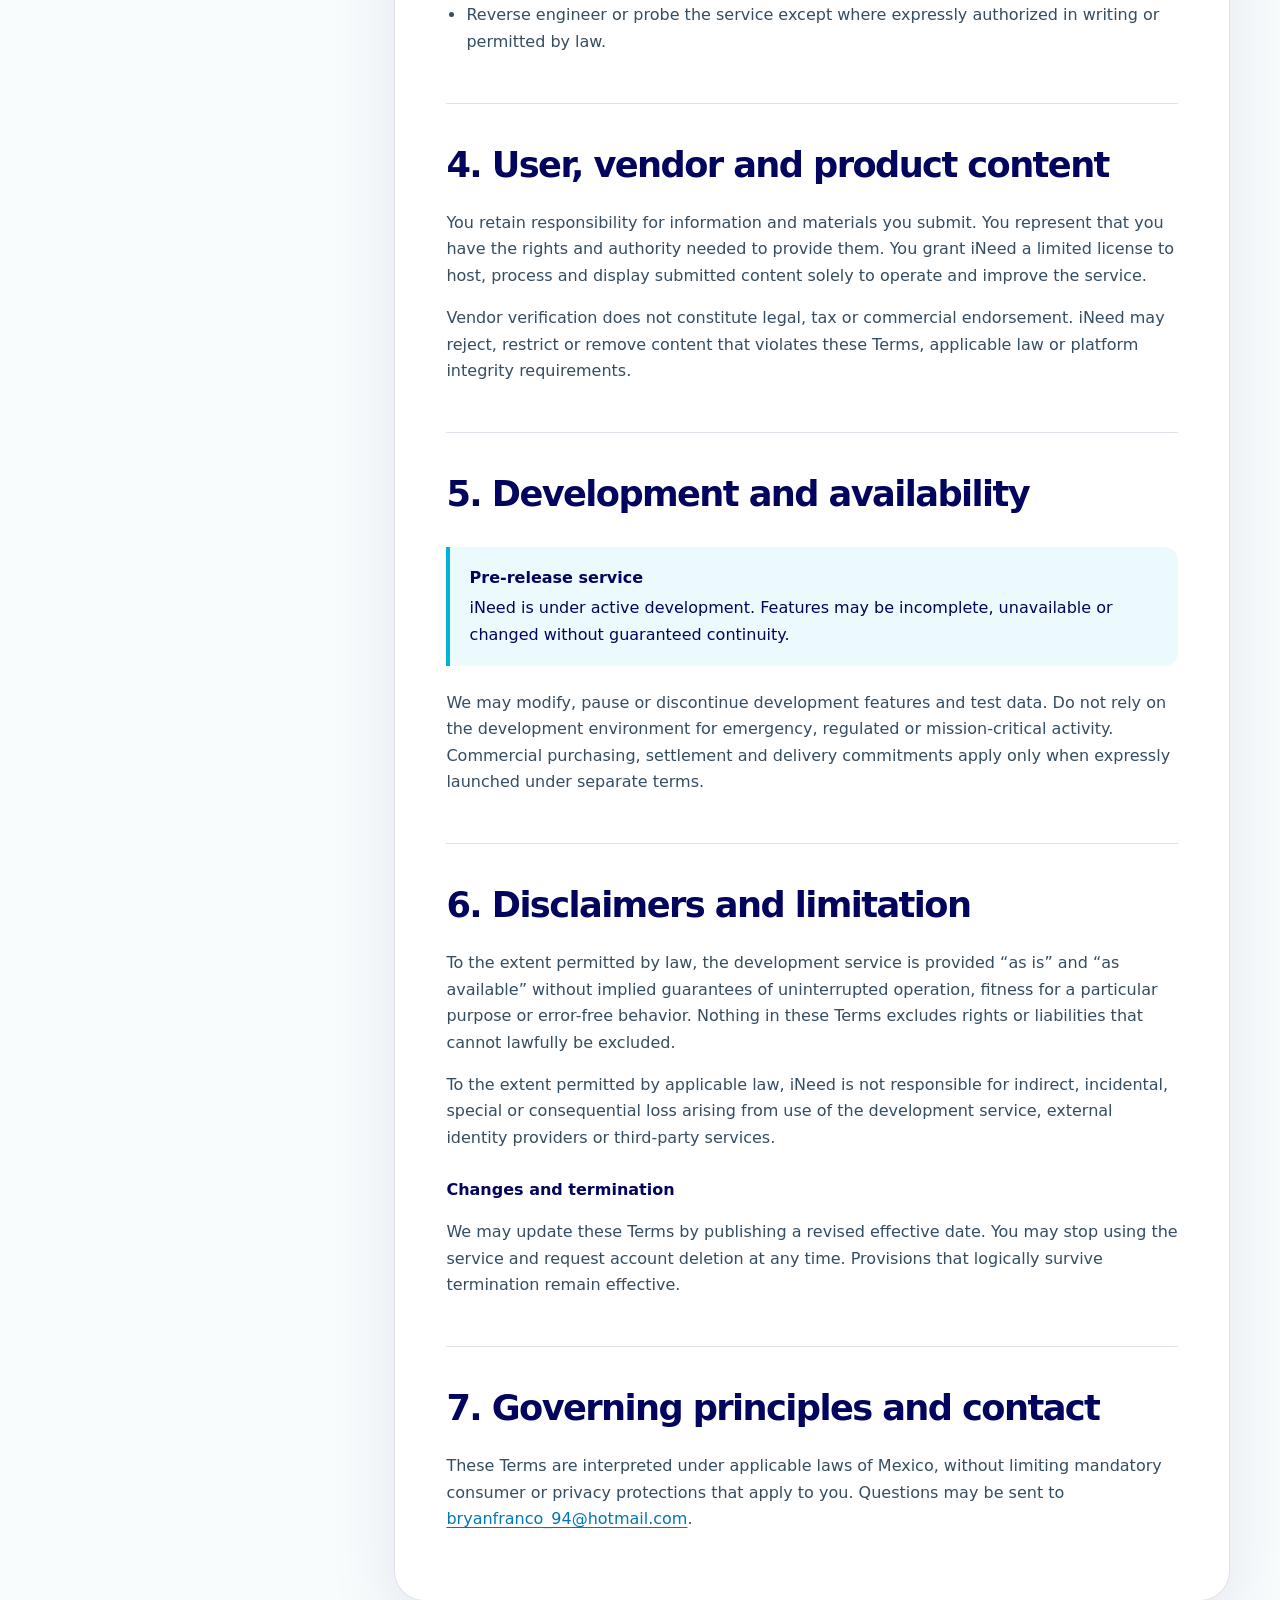
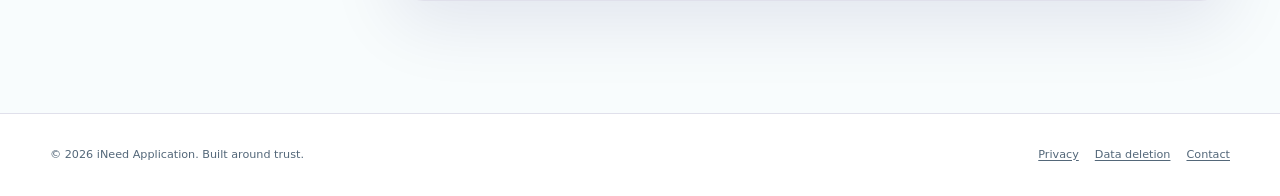
<file: terms-of-service.html>
<!doctype html>
<html lang="en">
<head>
  <meta charset="utf-8">
  <meta name="viewport" content="width=device-width, initial-scale=1">
  <meta name="description" content="Terms of Service for the iNeed application.">
  <meta name="theme-color" content="#03045e">
  <title>Terms of Service | iNeed</title>
  <link rel="icon" type="image/png" href="assets/ineed-app-icon-1024.png">
  <link rel="stylesheet" href="assets/legal.css">
</head>
<body>
  <a class="skip-link" href="#main">Skip to content</a>
  <header class="site-header"><div class="nav-shell"><a class="brand" href="index.html"><span class="brand-mark">i</span>iNeed<span class="brand-dot">.</span></a><nav class="navigation" aria-label="Legal navigation"><a href="privacy-policy.html">Privacy</a><a href="data-deletion.html">Data deletion</a><a aria-current="page" href="terms-of-service.html">Terms</a><a class="contact-link" href="contact.html">Contact</a></nav></div></header>
  <main id="main">
    <section class="hero"><p class="eyebrow">Terms of Service</p><h1>Built for useful,<br><em>responsible access.</em></h1><p class="lead">These terms govern access to the iNeed application and its development services.</p><div class="hero-meta"><span>Effective · September 30, 2026</span><span>Version 1.0</span></div></section>
    <div class="legal-layout">
      <nav class="legal-toc" aria-label="Terms contents"><strong>On this page</strong><a href="#acceptance">Acceptance</a><a href="#accounts">Accounts</a><a href="#acceptable-use">Acceptable use</a><a href="#content">Content</a><a href="#development">Development status</a><a href="#liability">Liability</a><a href="#contact">Contact</a></nav>
      <article class="legal-document">
        <section id="acceptance"><h2>1. Acceptance and eligibility</h2><p>By accessing iNeed, you agree to these Terms and the <a href="privacy-policy.html">Privacy Policy</a>. If you do not agree, do not use the service. You must be legally capable of accepting these Terms and at least 18 years old.</p></section>
        <section id="accounts"><h2>2. Accounts and authentication</h2><p>You are responsible for accurate registration information, safeguarding your credentials and activity performed through your account. You must promptly report suspected unauthorized access.</p><p>Google or Facebook sign-in is an optional authentication method. Your relationship with those providers remains subject to their terms. iNeed may suspend access when reasonably necessary to protect accounts, users or the service.</p></section>
        <section id="acceptable-use"><h2>3. Acceptable use</h2><p>You may not:</p><ul><li>Access another person’s account, records, documents or resources without authorization.</li><li>Attempt to bypass security controls, rate limits or role restrictions.</li><li>Upload malicious, unlawful, deceptive or rights-infringing material.</li><li>Use automated methods that disrupt or place unreasonable load on the service.</li><li>Misrepresent identity, business authority, products or fiscal information.</li><li>Reverse engineer or probe the service except where expressly authorized in writing or permitted by law.</li></ul></section>
        <section id="content"><h2>4. User, vendor and product content</h2><p>You retain responsibility for information and materials you submit. You represent that you have the rights and authority needed to provide them. You grant iNeed a limited license to host, process and display submitted content solely to operate and improve the service.</p><p>Vendor verification does not constitute legal, tax or commercial endorsement. iNeed may reject, restrict or remove content that violates these Terms, applicable law or platform integrity requirements.</p></section>
        <section id="development"><h2>5. Development and availability</h2><div class="callout"><strong>Pre-release service</strong>iNeed is under active development. Features may be incomplete, unavailable or changed without guaranteed continuity.</div><p>We may modify, pause or discontinue development features and test data. Do not rely on the development environment for emergency, regulated or mission-critical activity. Commercial purchasing, settlement and delivery commitments apply only when expressly launched under separate terms.</p></section>
        <section id="liability"><h2>6. Disclaimers and limitation</h2><p>To the extent permitted by law, the development service is provided “as is” and “as available” without implied guarantees of uninterrupted operation, fitness for a particular purpose or error-free behavior. Nothing in these Terms excludes rights or liabilities that cannot lawfully be excluded.</p><p>To the extent permitted by applicable law, iNeed is not responsible for indirect, incidental, special or consequential loss arising from use of the development service, external identity providers or third-party services.</p><h3>Changes and termination</h3><p>We may update these Terms by publishing a revised effective date. You may stop using the service and request account deletion at any time. Provisions that logically survive termination remain effective.</p></section>
        <section id="contact"><h2>7. Governing principles and contact</h2><p>These Terms are interpreted under applicable laws of Mexico, without limiting mandatory consumer or privacy protections that apply to you. Questions may be sent to <a href="mailto:bryanfranco_94@hotmail.com?subject=iNeed%20Terms%20Question">bryanfranco_94@hotmail.com</a>.</p></section>
      </article>
    </div>
  </main>
  <footer class="site-footer"><div class="footer-shell"><span>© 2026 iNeed Application. Built around trust.</span><nav class="footer-links"><a href="privacy-policy.html">Privacy</a><a href="data-deletion.html">Data deletion</a><a href="contact.html">Contact</a></nav></div></footer>
</body>
</html>
</file>
<file: assets/legal.css>
:root {
  --ink: #03045e;
  --blue: #0077b6;
  --cyan: #00b4d8;
  --ice: #caf0f8;
  --paper: #f8fcfd;
  --white: #ffffff;
  --muted: #536779;
  --line: rgba(3, 4, 94, .12);
  --success: #087b5d;
  --warning: #9a5b00;
  --shadow: 0 24px 70px rgba(3, 4, 94, .09);
  color-scheme: light;
  font-family: Inter, ui-sans-serif, system-ui, -apple-system, BlinkMacSystemFont, "Segoe UI", sans-serif;
}
* { box-sizing: border-box; }
html { scroll-behavior: smooth; }
body {
  margin: 0;
  background:
    radial-gradient(circle at 88% 7%, rgba(0, 180, 216, .13), transparent 25rem),
    linear-gradient(180deg, #fff 0, var(--paper) 42rem);
  color: var(--ink);
  line-height: 1.65;
}
a { color: var(--blue); text-underline-offset: .2em; }
a:hover { color: var(--ink); }
button, a { -webkit-tap-highlight-color: transparent; }
.skip-link {
  position: fixed;
  top: -5rem;
  left: 1rem;
  z-index: 20;
  padding: .7rem 1rem;
  border-radius: 0 0 .75rem .75rem;
  background: var(--ink);
  color: #fff;
}
.skip-link:focus { top: 0; }
.site-header {
  position: sticky;
  top: 0;
  z-index: 10;
  border-bottom: 1px solid var(--line);
  background: rgba(255, 255, 255, .92);
  backdrop-filter: blur(18px);
}
.nav-shell {
  width: min(1180px, calc(100% - 2.5rem));
  min-height: 76px;
  margin: auto;
  display: flex;
  align-items: center;
  justify-content: space-between;
  gap: 2rem;
}
.brand {
  display: inline-flex;
  align-items: center;
  gap: .65rem;
  color: var(--ink);
  font-size: 1.5rem;
  font-weight: 850;
  letter-spacing: -.06em;
  text-decoration: none;
}
.brand-mark {
  display: grid;
  place-items: center;
  width: 42px;
  height: 42px;
  border: 1px solid rgba(0, 180, 216, .42);
  border-radius: 50%;
  background: linear-gradient(145deg, #fff, var(--ice));
  color: var(--blue);
  font-family: Georgia, serif;
  font-size: 1.7rem;
  font-style: italic;
  box-shadow: 0 8px 24px rgba(3, 4, 94, .08);
}
.brand-dot { color: var(--cyan); }
.navigation { display: flex; align-items: center; gap: 1.35rem; }
.navigation a {
  color: var(--ink);
  font-size: .78rem;
  font-weight: 750;
  text-decoration: none;
}
.navigation a[aria-current="page"] { color: var(--blue); }
.navigation .contact-link {
  padding: .6rem 1rem;
  border-radius: 999px;
  background: var(--ink);
  color: #fff;
}
.hero, .legal-layout, .footer-shell {
  width: min(1180px, calc(100% - 2.5rem));
  margin-inline: auto;
}
.hero {
  position: relative;
  padding: clamp(4rem, 9vw, 8rem) 0 clamp(3rem, 7vw, 6rem);
}
.hero::after {
  content: "";
  position: absolute;
  right: 2%;
  top: 17%;
  width: min(35vw, 360px);
  aspect-ratio: 1;
  border: 1px solid rgba(0, 180, 216, .18);
  border-radius: 50%;
  box-shadow: inset 0 0 0 38px rgba(202, 240, 248, .25), inset 0 0 0 76px rgba(0, 180, 216, .04);
  pointer-events: none;
}
.eyebrow {
  display: flex;
  align-items: center;
  gap: .65rem;
  margin: 0 0 1.25rem;
  color: var(--blue);
  font-size: .68rem;
  font-weight: 850;
  letter-spacing: .17em;
  text-transform: uppercase;
}
.eyebrow::before { content: ""; width: 7px; height: 7px; border-radius: 50%; background: var(--cyan); }
.hero h1 {
  position: relative;
  z-index: 1;
  max-width: 820px;
  margin: 0;
  font-size: clamp(3rem, 7.5vw, 6.7rem);
  line-height: .92;
  letter-spacing: -.075em;
}
.hero h1 em { color: var(--blue); font-family: Georgia, serif; font-weight: 400; }
.hero .lead { position: relative; z-index: 1; max-width: 680px; margin: 2rem 0 0; color: var(--muted); font-size: clamp(1rem, 2vw, 1.2rem); }
.hero-meta { display: flex; flex-wrap: wrap; gap: .7rem; margin-top: 2rem; }
.hero-meta span { padding: .45rem .75rem; border: 1px solid var(--line); border-radius: 999px; background: rgba(255,255,255,.75); color: var(--muted); font-size: .7rem; font-weight: 750; }
.legal-layout {
  display: grid;
  grid-template-columns: minmax(190px, .32fr) minmax(0, 1fr);
  gap: clamp(2rem, 6vw, 6rem);
  align-items: start;
  padding-bottom: 7rem;
}
.legal-toc {
  position: sticky;
  top: 105px;
  display: grid;
  gap: .3rem;
  padding: 1rem;
  border: 1px solid var(--line);
  border-radius: 18px;
  background: rgba(255,255,255,.78);
}
.legal-toc strong { padding: .4rem .55rem .7rem; font-size: .72rem; letter-spacing: .12em; text-transform: uppercase; }
.legal-toc a { padding: .5rem .55rem; border-radius: 9px; color: var(--muted); font-size: .76rem; font-weight: 700; text-decoration: none; }
.legal-toc a:hover { background: var(--ice); color: var(--ink); }
.legal-document {
  min-width: 0;
  padding: clamp(1.5rem, 4vw, 4rem);
  border: 1px solid var(--line);
  border-radius: 30px;
  background: rgba(255,255,255,.92);
  box-shadow: var(--shadow);
}
.legal-document section { padding: 2rem 0; border-bottom: 1px solid var(--line); scroll-margin-top: 100px; }
.legal-document section:first-child { padding-top: 0; }
.legal-document section:last-child { padding-bottom: 0; border-bottom: 0; }
.legal-document h2 { margin: 0 0 1rem; font-size: clamp(1.5rem, 3vw, 2.2rem); letter-spacing: -.045em; }
.legal-document h3 { margin: 1.6rem 0 .6rem; font-size: 1rem; }
.legal-document p, .legal-document li { color: #344d61; }
.legal-document ul, .legal-document ol { padding-left: 1.25rem; }
.legal-document li + li { margin-top: .65rem; }
.callout { margin: 1.5rem 0; padding: 1.1rem 1.2rem; border-left: 4px solid var(--cyan); border-radius: 0 14px 14px 0; background: rgba(202, 240, 248, .36); }
.callout strong { display: block; margin-bottom: .25rem; }
.callout.warning { border-left-color: #e49b28; background: #fff8eb; }
.step-list { counter-reset: legal-step; display: grid; gap: 1rem; padding: 0 !important; list-style: none; }
.step-list li { position: relative; padding: 1rem 1rem 1rem 4rem; border: 1px solid var(--line); border-radius: 15px; background: var(--paper); }
.step-list li::before { counter-increment: legal-step; content: counter(legal-step); position: absolute; left: 1rem; top: 1rem; display: grid; place-items: center; width: 2rem; height: 2rem; border-radius: 50%; background: var(--ink); color: #fff; font-size: .72rem; font-weight: 850; }
.action-card { margin-top: 2rem; padding: clamp(1.25rem, 4vw, 2rem); border-radius: 22px; background: linear-gradient(130deg, var(--ink), var(--blue)); color: #fff; }
.action-card h2, .action-card p { color: #fff; }
.action-card p { opacity: .8; }
.button { display: inline-flex; align-items: center; justify-content: center; gap: .55rem; min-height: 48px; margin-top: .5rem; padding: .7rem 1.15rem; border-radius: 999px; background: #fff; color: var(--ink); font-size: .78rem; font-weight: 850; text-decoration: none; }
.home-grid { display: grid; grid-template-columns: repeat(3, minmax(0,1fr)); gap: 1rem; padding-bottom: 7rem; }
.home-card { min-height: 260px; padding: 1.5rem; border: 1px solid var(--line); border-radius: 24px; background: rgba(255,255,255,.9); box-shadow: 0 15px 45px rgba(3,4,94,.05); text-decoration: none; }
.home-card span { display: grid; place-items: center; width: 48px; height: 48px; border-radius: 15px; background: var(--ice); color: var(--blue); font-size: 1.25rem; }
.home-card h2 { margin: 2.3rem 0 .7rem; color: var(--ink); font-size: 1.25rem; }
.home-card p { margin: 0; color: var(--muted); font-size: .85rem; }
.site-footer { border-top: 1px solid var(--line); background: #fff; }
.footer-shell { display: flex; justify-content: space-between; gap: 2rem; padding: 2rem 0; color: var(--muted); font-size: .7rem; }
.footer-links { display: flex; flex-wrap: wrap; gap: 1rem; }
.footer-links a { color: var(--muted); }
@media (max-width: 820px) {
  .navigation a:not(.contact-link) { display: none; }
  .hero::after { opacity: .45; }
  .legal-layout { grid-template-columns: 1fr; }
  .legal-toc { position: static; grid-template-columns: repeat(2, minmax(0,1fr)); }
  .legal-toc strong { grid-column: 1 / -1; }
  .home-grid { grid-template-columns: 1fr; }
}
@media (max-width: 520px) {
  .nav-shell, .hero, .legal-layout, .footer-shell { width: calc(100% - 1.5rem); }
  .nav-shell { min-height: 66px; }
  .navigation .contact-link { padding: .55rem .8rem; }
  .hero { padding-top: 3.2rem; }
  .legal-document { border-radius: 22px; }
  .legal-toc { grid-template-columns: 1fr; }
  .footer-shell { flex-direction: column; }
}
@media (prefers-reduced-motion: reduce) { html { scroll-behavior: auto; } }
</file>
